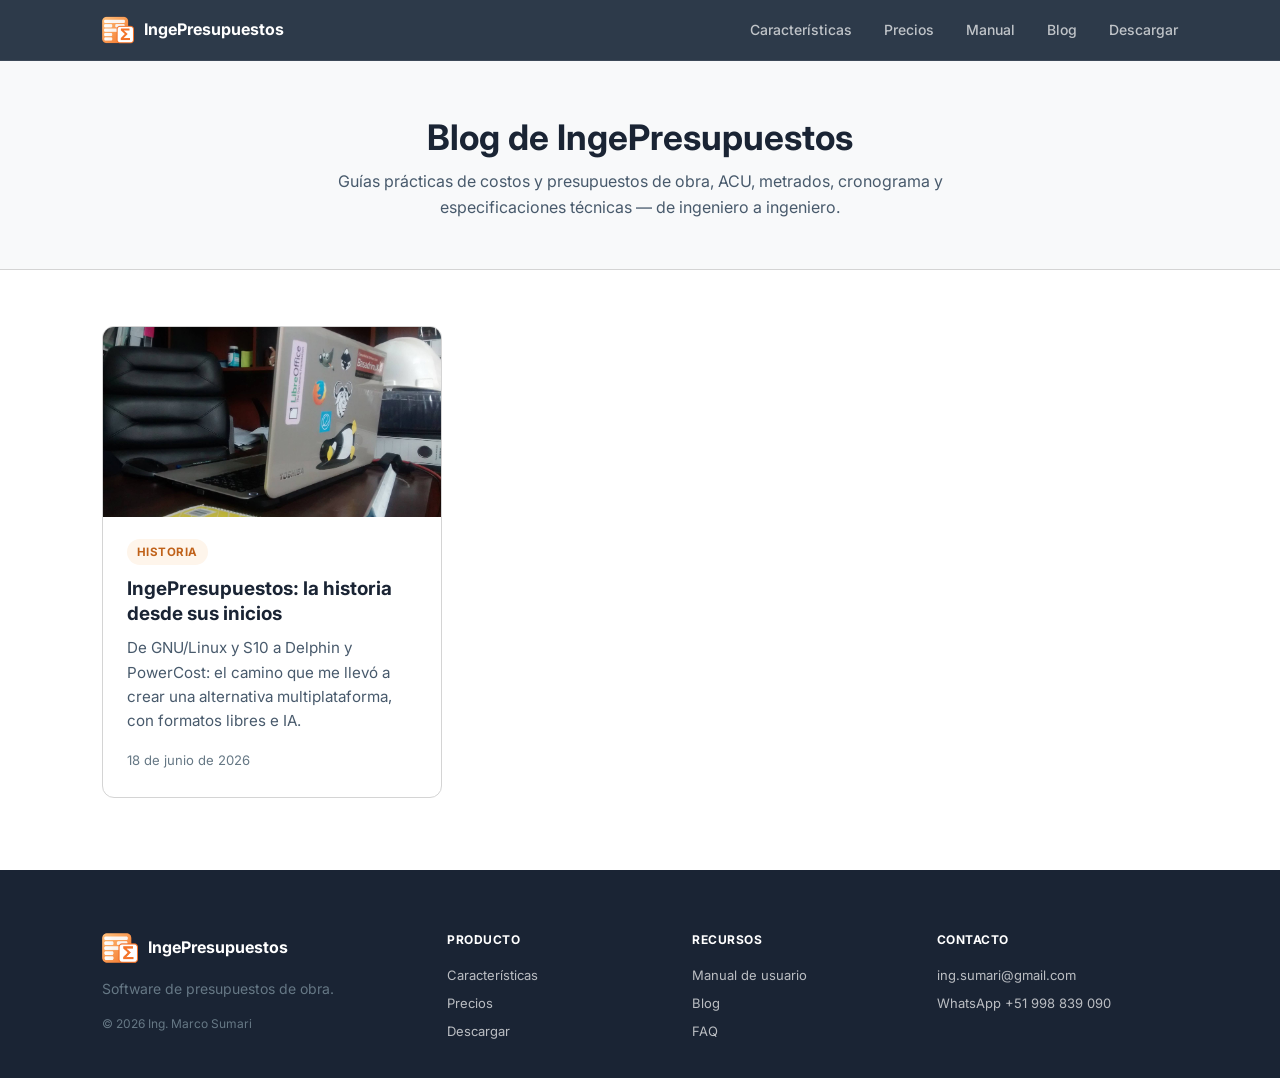
<file: blog/index.html>
<!DOCTYPE html>
<html lang="es">
<head>
  <meta charset="UTF-8">
  <meta name="viewport" content="width=device-width, initial-scale=1.0">
  <meta name="theme-color" content="#273445">

  <title>Blog · IngePresupuestos — Costos y presupuestos de obra</title>
  <meta name="description" content="Guías y consejos sobre presupuestos de obra, ACU, metrados, cronograma Gantt, especificaciones técnicas y costos en ingeniería civil. Por el equipo de IngePresupuestos.">
  <meta name="keywords" content="blog presupuestos de obra, costos de obra, ACU, metrados, cronograma Gantt, especificaciones técnicas, ingeniería civil Perú">
  <meta name="author" content="Ing. Marco Sumari">

  <link rel="canonical" href="https://ingepresupuestos.com/blog/">

  <meta property="og:site_name" content="IngePresupuestos">
  <meta property="og:title" content="Blog · IngePresupuestos — Costos y presupuestos de obra">
  <meta property="og:description" content="Guías y consejos sobre presupuestos de obra, ACU, metrados, cronograma y especificaciones técnicas en ingeniería civil.">
  <meta property="og:image" content="https://ingepresupuestos.com/images/og-banner.jpg">
  <meta property="og:image:width" content="1200">
  <meta property="og:image:height" content="630">
  <meta property="og:url" content="https://ingepresupuestos.com/blog/">
  <meta property="og:type" content="website">
  <meta property="og:locale" content="es_PE">

  <meta name="twitter:card" content="summary_large_image">
  <meta name="twitter:title" content="Blog · IngePresupuestos — Costos y presupuestos de obra">
  <meta name="twitter:description" content="Guías y consejos sobre presupuestos de obra, ACU, metrados, cronograma y especificaciones técnicas.">
  <meta name="twitter:image" content="https://ingepresupuestos.com/images/og-banner.jpg">

  <link rel="icon" href="/images/favicon.ico" sizes="any">
  <link rel="icon" href="/images/favicon-32.png" type="image/png" sizes="32x32">
  <link rel="apple-touch-icon" href="/images/apple-touch-icon.png" sizes="180x180">

  <link rel="preconnect" href="https://fonts.googleapis.com">
  <link rel="preconnect" href="https://fonts.gstatic.com" crossorigin>
  <link href="https://fonts.googleapis.com/css2?family=Inter:wght@400;500;600;700;800&display=swap" rel="stylesheet">

  <link rel="stylesheet" href="/style.css">
  <link rel="stylesheet" href="/blog/blog.css">

  <script type="application/ld+json">
  {
    "@context": "https://schema.org",
    "@type": "Blog",
    "name": "Blog de IngePresupuestos",
    "description": "Guías y consejos sobre presupuestos de obra, costos, ACU, metrados y cronograma en ingeniería civil.",
    "url": "https://ingepresupuestos.com/blog/",
    "publisher": {
      "@type": "Organization",
      "name": "IngePresupuestos",
      "logo": { "@type": "ImageObject", "url": "https://ingepresupuestos.com/images/logo.png" }
    }
  }
  </script>
</head>
<body>

  <!-- ============ HEADER ============ -->
  <header class="nav">
    <div class="container nav-inner">
      <a href="/" class="nav-brand">
        <img src="/images/logo.png" alt="IngePresupuestos" width="32" height="32">
        <span>IngePresupuestos</span>
      </a>
      <nav class="nav-links">
        <a href="/#features">Características</a>
        <a href="/#precios">Precios</a>
        <a href="https://docs.ingepresupuestos.com">Manual</a>
        <a href="/blog/">Blog</a>
        <a href="/#descargar">Descargar</a>
      </nav>
      <button class="nav-toggle" aria-label="Abrir menú" type="button">
        <span></span><span></span><span></span>
      </button>
    </div>
  </header>

  <!-- ============ CABECERA DEL BLOG ============ -->
  <section class="blog-head">
    <div class="container">
      <h1>Blog de IngePresupuestos</h1>
      <p>Guías prácticas de costos y presupuestos de obra, ACU, metrados, cronograma y especificaciones técnicas — de ingeniero a ingeniero.</p>
    </div>
  </section>

  <!-- ============ LISTADO DE ARTÍCULOS ============ -->
  <main class="container">
    <div class="post-grid">

      <!-- ──────────────────────────────────────────────────────────────
           CÓMO AGREGAR UN ARTÍCULO:
           1) Copia /blog/articulo-template.html → /blog/tu-slug.html
           2) Rellena los marcadores {{...}} de ese archivo.
           3) Copia el bloque <article class="post-card"> de abajo,
              pégalo aquí ARRIBA del todo (el más nuevo va primero) y
              actualiza enlace, imagen, título, resumen y fecha.
           4) Añade la URL del artículo a /sitemap.xml
           ────────────────────────────────────────────────────────────── -->

      <article class="post-card">
        <a href="/blog/que-es-ingepresupuestos.html">
          <img class="post-card-img" src="/images/blog/laptop-linux-2016.jpg"
               alt="Mi laptop con stickers de Linux en 2016" width="320" height="180" loading="lazy">
          <div class="post-card-body">
            <span class="tag">Historia</span>
            <h2>IngePresupuestos: la historia desde sus inicios</h2>
            <p>De GNU/Linux y S10 a Delphin y PowerCost: el camino que me llevó a crear una alternativa multiplataforma, con formatos libres e IA.</p>
            <span class="post-meta">18 de junio de 2026</span>
          </div>
        </a>
      </article>

    </div>
  </main>

  <!-- ============ FOOTER ============ -->
  <footer id="contacto" class="footer">
    <div class="container footer-grid">
      <div class="footer-col">
        <div class="footer-brand">
          <img src="/images/logo.png" alt="Logo de IngePresupuestos" width="36" height="36">
          <strong>IngePresupuestos</strong>
        </div>
        <p>Software de presupuestos de obra.</p>
        <p class="footer-copy">© 2026 Ing. Marco Sumari</p>
      </div>
      <div class="footer-col">
        <h4>Producto</h4>
        <ul>
          <li><a href="/#features">Características</a></li>
          <li><a href="/#precios">Precios</a></li>
          <li><a href="/#descargar">Descargar</a></li>
        </ul>
      </div>
      <div class="footer-col">
        <h4>Recursos</h4>
        <ul>
          <li><a href="https://docs.ingepresupuestos.com">Manual de usuario</a></li>
          <li><a href="/blog/">Blog</a></li>
          <li><a href="/#faq">FAQ</a></li>
        </ul>
      </div>
      <div class="footer-col">
        <h4>Contacto</h4>
        <ul>
          <li><a href="mailto:ing.sumari@gmail.com">ing.sumari@gmail.com</a></li>
          <li><a href="https://wa.me/51998839090" target="_blank" rel="noopener">WhatsApp +51 998 839 090</a></li>
        </ul>
      </div>
    </div>
  </footer>

  <script src="/blog/blog.js"></script>
</body>
</html>
</file>
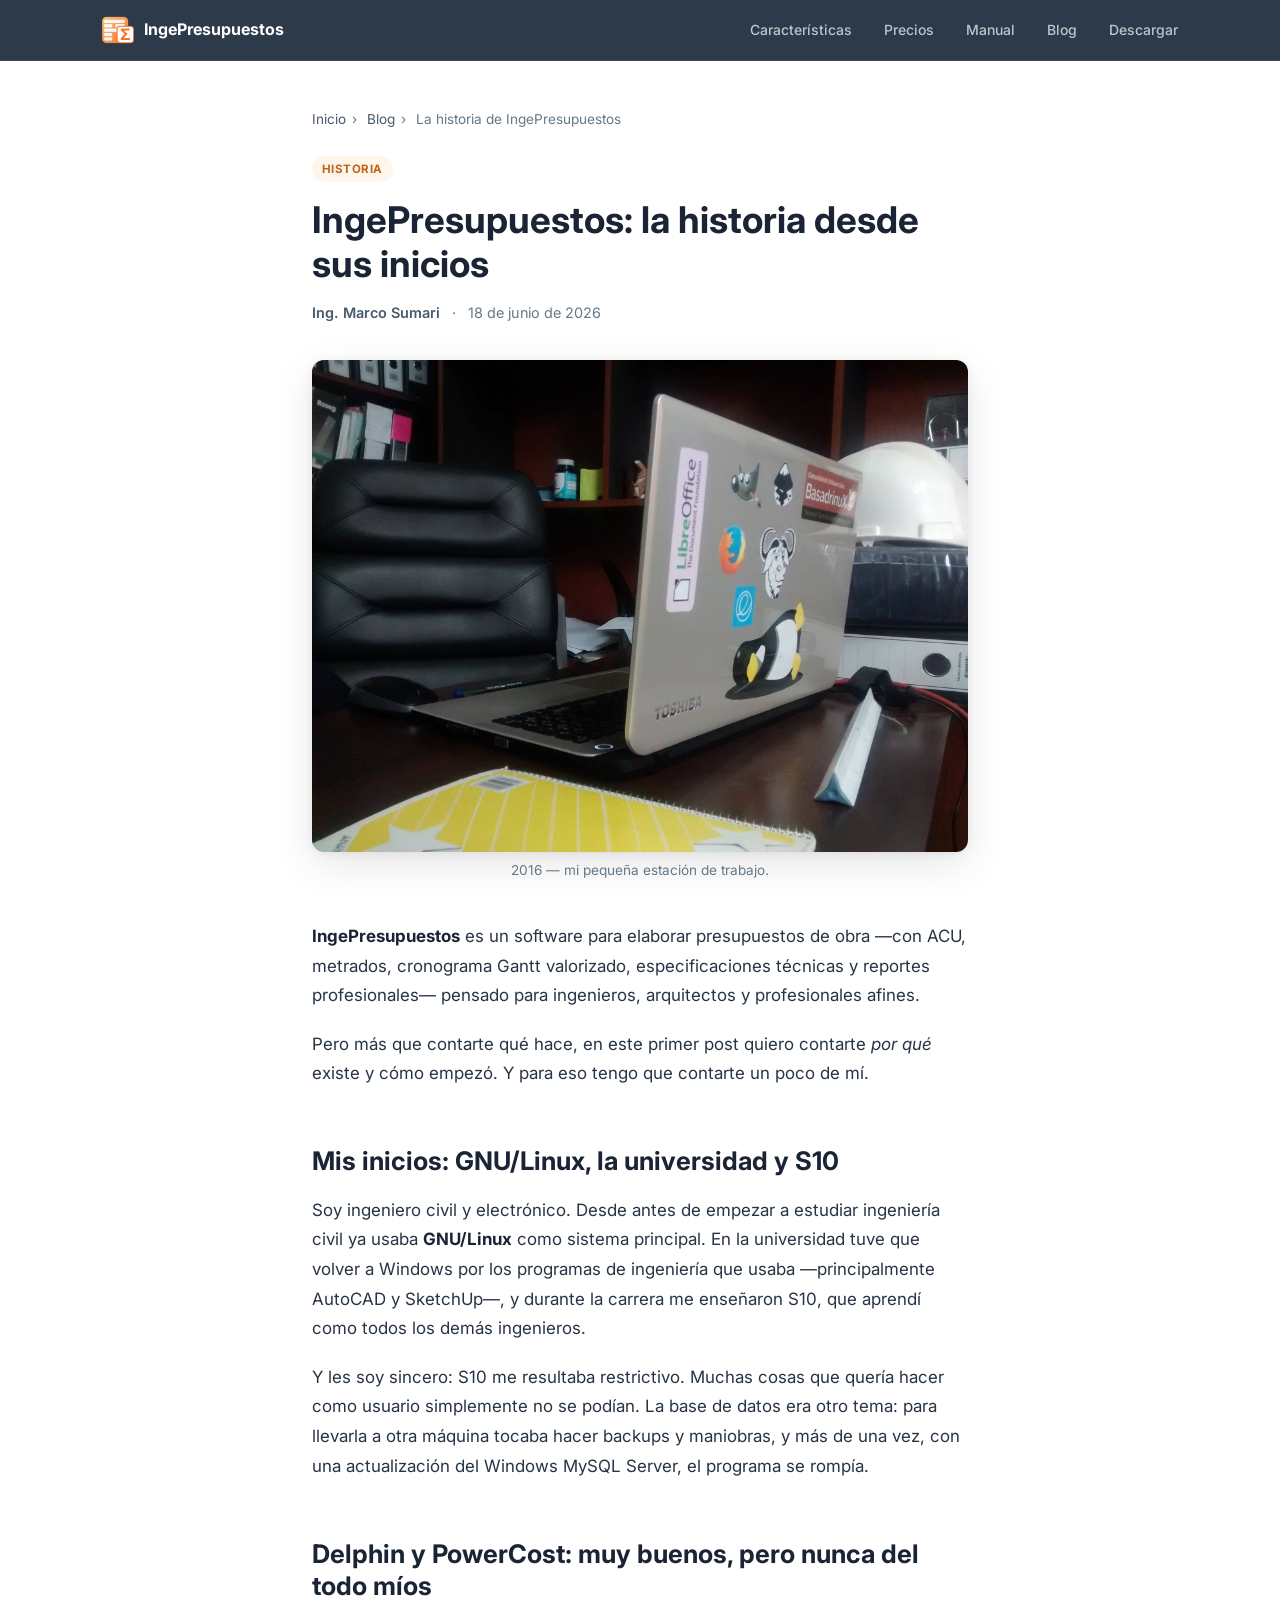
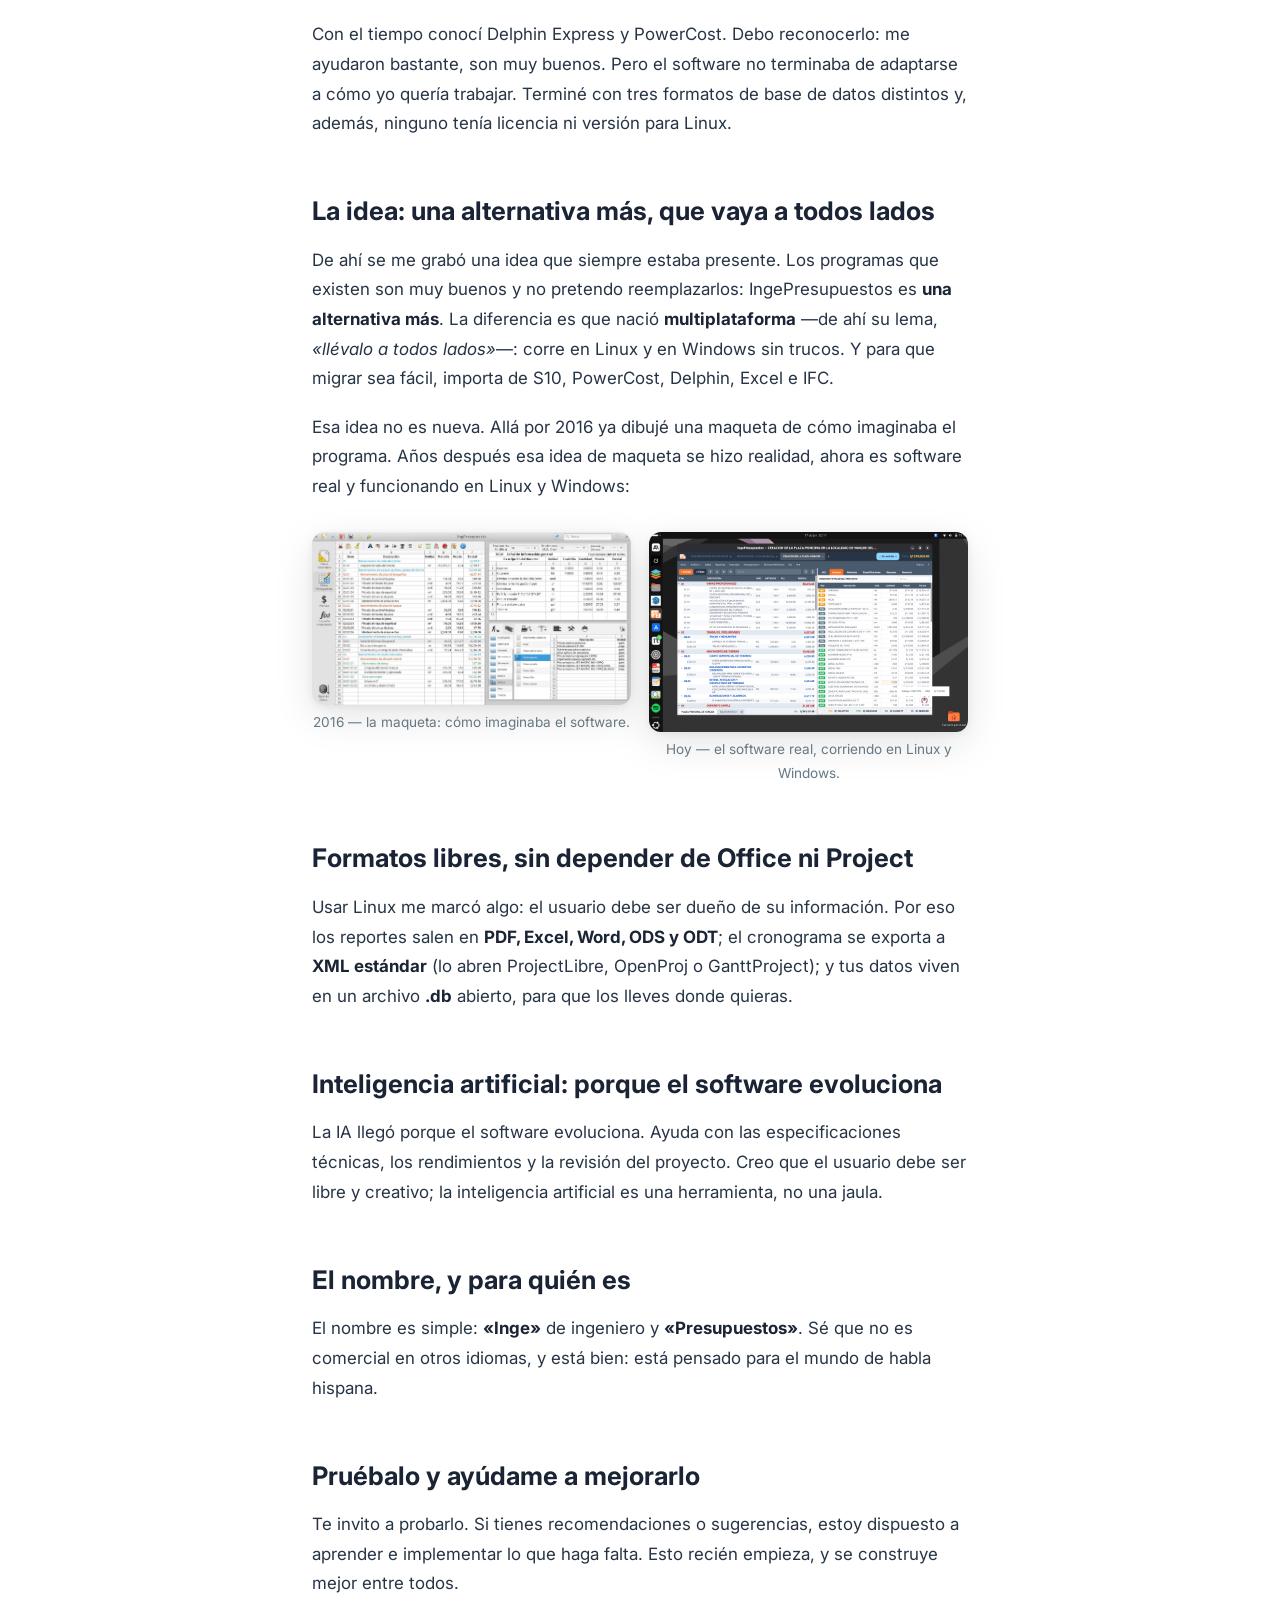
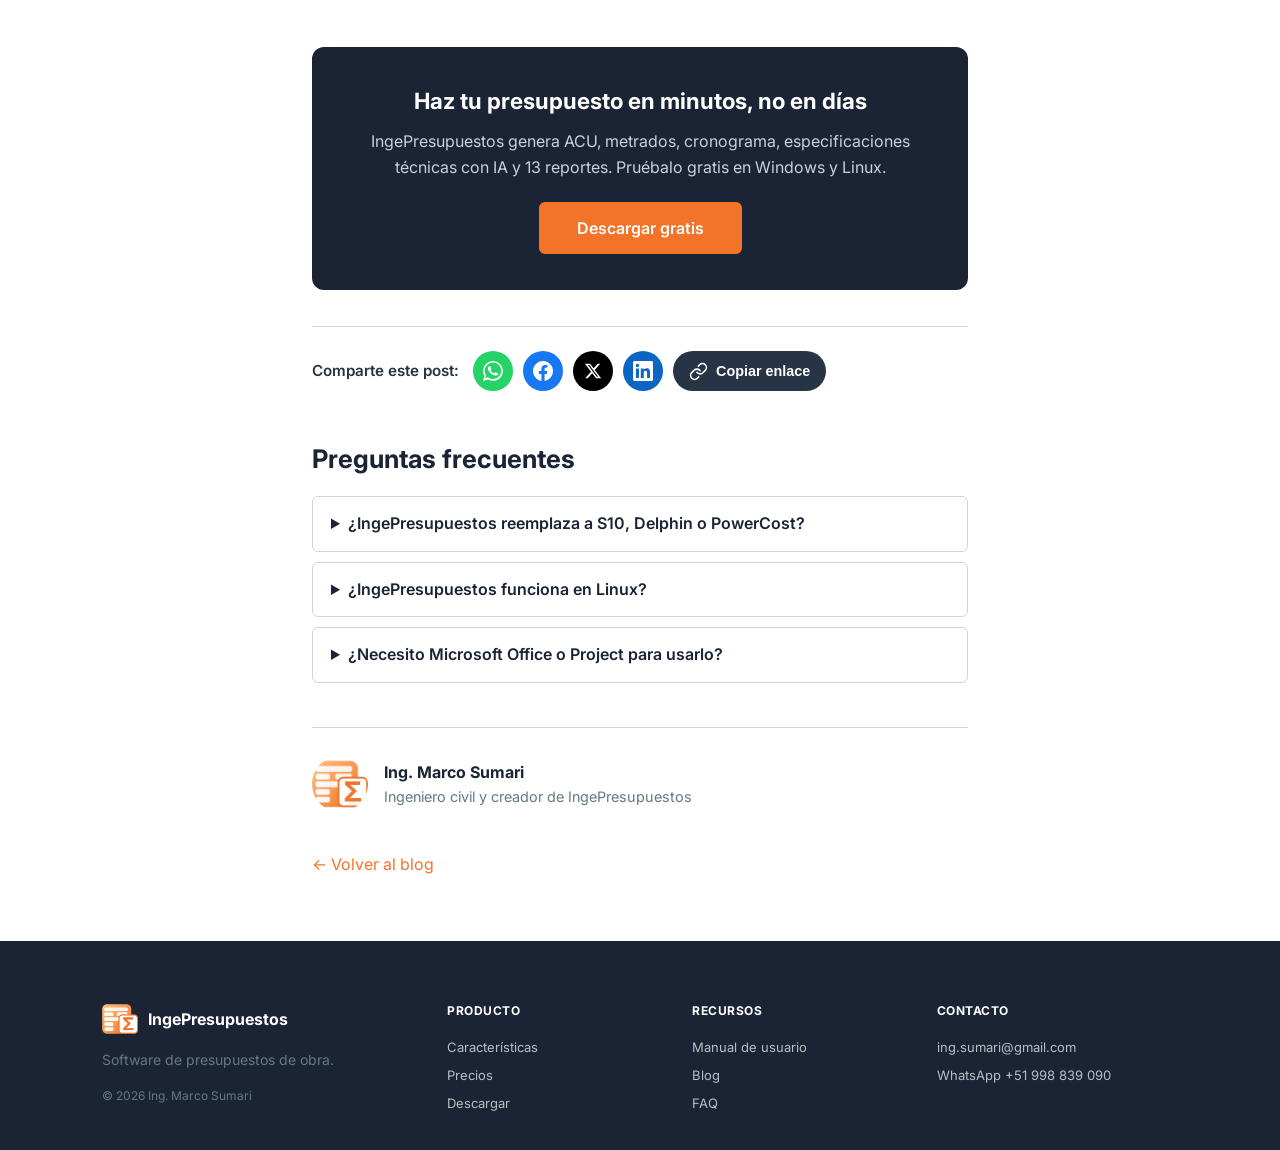
<file: blog/que-es-ingepresupuestos.html>
<!DOCTYPE html>
<html lang="es">
<head>
  <meta charset="UTF-8">
  <meta name="viewport" content="width=device-width, initial-scale=1.0">
  <meta name="theme-color" content="#273445">

  <title>IngePresupuestos: la historia desde sus inicios</title>
  <meta name="description" content="Conoce IngePresupuestos y por qué nació: de S10 y GNU/Linux a una alternativa de presupuestos de obra multiplataforma, con formatos libres e IA.">
  <meta name="author" content="Ing. Marco Sumari">

  <link rel="canonical" href="https://ingepresupuestos.com/blog/que-es-ingepresupuestos.html">

  <meta property="og:site_name" content="IngePresupuestos">
  <meta property="og:title" content="IngePresupuestos: la historia desde sus inicios">
  <meta property="og:description" content="Conoce IngePresupuestos y por qué nació: de S10 y GNU/Linux a una alternativa de presupuestos de obra multiplataforma, con formatos libres e IA.">
  <meta property="og:image" content="https://ingepresupuestos.com/images/blog/og-que-es-ingepresupuestos.jpg">
  <meta property="og:image:secure_url" content="https://ingepresupuestos.com/images/blog/og-que-es-ingepresupuestos.jpg">
  <meta property="og:image:type" content="image/jpeg">
  <meta property="og:image:width" content="1200">
  <meta property="og:image:height" content="630">
  <meta property="og:image:alt" content="Laptop con stickers de Linux junto a un casco de obra — la estación de trabajo donde nació IngePresupuestos en 2016">
  <meta property="og:url" content="https://ingepresupuestos.com/blog/que-es-ingepresupuestos.html">
  <meta property="og:type" content="article">
  <meta property="og:locale" content="es_PE">
  <meta property="article:published_time" content="2026-06-18">
  <meta property="article:author" content="Ing. Marco Sumari">

  <meta name="twitter:card" content="summary_large_image">
  <meta name="twitter:title" content="IngePresupuestos: la historia desde sus inicios">
  <meta name="twitter:description" content="Conoce IngePresupuestos y por qué nació: de S10 y GNU/Linux a una alternativa de presupuestos de obra multiplataforma, con formatos libres e IA.">
  <meta name="twitter:image" content="https://ingepresupuestos.com/images/blog/og-que-es-ingepresupuestos.jpg">
  <meta name="twitter:image:alt" content="Laptop con stickers de Linux junto a un casco de obra — la estación de trabajo donde nació IngePresupuestos en 2016">

  <link rel="icon" href="/images/favicon.ico" sizes="any">
  <link rel="icon" href="/images/favicon-32.png" type="image/png" sizes="32x32">
  <link rel="apple-touch-icon" href="/images/apple-touch-icon.png" sizes="180x180">

  <link rel="preconnect" href="https://fonts.googleapis.com">
  <link rel="preconnect" href="https://fonts.gstatic.com" crossorigin>
  <link href="https://fonts.googleapis.com/css2?family=Inter:wght@400;500;600;700;800&display=swap" rel="stylesheet">

  <link rel="stylesheet" href="/style.css">
  <link rel="stylesheet" href="/blog/blog.css?v=2">

  <script type="application/ld+json">
  {
    "@context": "https://schema.org",
    "@type": "Article",
    "headline": "IngePresupuestos: la historia desde sus inicios",
    "description": "Conoce IngePresupuestos y por qué nació: de S10 y GNU/Linux a una alternativa de presupuestos de obra multiplataforma, con formatos libres e IA.",
    "image": "https://ingepresupuestos.com/images/blog/laptop-linux-2016.jpg",
    "datePublished": "2026-06-18",
    "dateModified": "2026-06-18",
    "author": { "@type": "Person", "name": "Ing. Marco Sumari" },
    "publisher": {
      "@type": "Organization",
      "name": "IngePresupuestos",
      "logo": { "@type": "ImageObject", "url": "https://ingepresupuestos.com/images/logo.png" }
    },
    "mainEntityOfPage": { "@type": "WebPage", "@id": "https://ingepresupuestos.com/blog/que-es-ingepresupuestos.html" }
  }
  </script>

  <script type="application/ld+json">
  {
    "@context": "https://schema.org",
    "@type": "BreadcrumbList",
    "itemListElement": [
      { "@type": "ListItem", "position": 1, "name": "Inicio", "item": "https://ingepresupuestos.com/" },
      { "@type": "ListItem", "position": 2, "name": "Blog", "item": "https://ingepresupuestos.com/blog/" },
      { "@type": "ListItem", "position": 3, "name": "La historia de IngePresupuestos", "item": "https://ingepresupuestos.com/blog/que-es-ingepresupuestos.html" }
    ]
  }
  </script>

  <script type="application/ld+json">
  {
    "@context": "https://schema.org",
    "@type": "FAQPage",
    "mainEntity": [
      {
        "@type": "Question",
        "name": "¿IngePresupuestos reemplaza a S10, Delphin o PowerCost?",
        "acceptedAnswer": { "@type": "Answer", "text": "No busca reemplazarlos; es una alternativa más. De hecho importa tus presupuestos de S10 (.S2K), Delphin y PowerCost (.prs), además de Excel e IFC, para que migrar sea sencillo." }
      },
      {
        "@type": "Question",
        "name": "¿IngePresupuestos funciona en Linux?",
        "acceptedAnswer": { "@type": "Answer", "text": "Sí. Es multiplataforma: corre de forma nativa en Linux y en Windows, sin virtualizar ni depender de licencias atadas a un solo sistema operativo." }
      },
      {
        "@type": "Question",
        "name": "¿Necesito Microsoft Office o Project para usarlo?",
        "acceptedAnswer": { "@type": "Answer", "text": "No. Genera los reportes en PDF, Excel, Word, ODS y ODT por sí solo, y el cronograma se exporta a XML estándar que abre en programas gratuitos como ProjectLibre, OpenProj o GanttProject." }
      }
    ]
  }
  </script>
</head>
<body>

  <!-- ============ HEADER ============ -->
  <header class="nav">
    <div class="container nav-inner">
      <a href="/" class="nav-brand">
        <img src="/images/logo.png" alt="IngePresupuestos" width="32" height="32">
        <span>IngePresupuestos</span>
      </a>
      <nav class="nav-links">
        <a href="/#features">Características</a>
        <a href="/#precios">Precios</a>
        <a href="https://docs.ingepresupuestos.com">Manual</a>
        <a href="/blog/">Blog</a>
        <a href="/#descargar">Descargar</a>
      </nav>
      <button class="nav-toggle" aria-label="Abrir menú" type="button">
        <span></span><span></span><span></span>
      </button>
    </div>
  </header>

  <!-- ============ ARTÍCULO ============ -->
  <article class="article">
    <div class="container container-narrow">

      <nav class="breadcrumb" aria-label="Migas de pan">
        <a href="/">Inicio</a><span>›</span>
        <a href="/blog/">Blog</a><span>›</span>
        La historia de IngePresupuestos
      </nav>

      <header class="article-header">
        <span class="tag">Historia</span>
        <h1>IngePresupuestos: la historia desde sus inicios</h1>
        <div class="article-meta">
          <strong>Ing. Marco Sumari</strong>
          <span>·</span>
          <time datetime="2026-06-18">18 de junio de 2026</time>
        </div>
      </header>

      <figure class="article-cover-fig">
        <img class="article-cover" src="/images/blog/laptop-linux-2016.jpg" alt="Mi laptop Toshiba en 2016, cubierta de stickers de Linux, junto a un casco de obra" loading="eager">
        <figcaption>2016 — mi pequeña estación de trabajo.</figcaption>
      </figure>

      <div class="article-body">

        <p><strong>IngePresupuestos</strong> es un software para elaborar presupuestos de obra —con ACU, metrados, cronograma Gantt valorizado, especificaciones técnicas y reportes profesionales— pensado para ingenieros, arquitectos y profesionales afines.</p>
        <p>Pero más que contarte qué hace, en este primer post quiero contarte <em>por qué</em> existe y cómo empezó. Y para eso tengo que contarte un poco de mí.</p>

        <h2>Mis inicios: GNU/Linux, la universidad y S10</h2>
        <p>Soy ingeniero civil y electrónico. Desde antes de empezar a estudiar ingeniería civil ya usaba <strong>GNU/Linux</strong> como sistema principal. En la universidad tuve que volver a Windows por los programas de ingeniería que usaba —principalmente AutoCAD y SketchUp—, y durante la carrera me enseñaron S10, que aprendí como todos los demás ingenieros.</p>
        <p>Y les soy sincero: S10 me resultaba restrictivo. Muchas cosas que quería hacer como usuario simplemente no se podían. La base de datos era otro tema: para llevarla a otra máquina tocaba hacer backups y maniobras, y más de una vez, con una actualización del Windows MySQL Server, el programa se rompía.</p>

        <h2>Delphin y PowerCost: muy buenos, pero nunca del todo míos</h2>
        <p>Con el tiempo conocí Delphin Express y PowerCost. Debo reconocerlo: me ayudaron bastante, son muy buenos. Pero el software no terminaba de adaptarse a cómo yo quería trabajar. Terminé con tres formatos de base de datos distintos y, además, ninguno tenía licencia ni versión para Linux.</p>

        <h2>La idea: una alternativa más, que vaya a todos lados</h2>
        <p>De ahí se me grabó una idea que siempre estaba presente. Los programas que existen son muy buenos y no pretendo reemplazarlos: IngePresupuestos es <strong>una alternativa más</strong>. La diferencia es que nació <strong>multiplataforma</strong> —de ahí su lema, <em>«llévalo a todos lados»</em>—: corre en Linux y en Windows sin trucos. Y para que migrar sea fácil, importa de S10, PowerCost, Delphin, Excel e IFC.</p>

        <p>Esa idea no es nueva. Allá por 2016 ya dibujé una maqueta de cómo imaginaba el programa. Años después esa idea de maqueta se hizo realidad, ahora es software real y funcionando en Linux y Windows:</p>

        <figure class="figure-compare">
          <div>
            <img class="zoomable" src="/images/blog/maqueta-2016.jpg" alt="Maqueta de IngePresupuestos dibujada en 2016" loading="lazy">
            <figcaption>2016 — la maqueta: cómo imaginaba el software.</figcaption>
          </div>
          <div>
            <img class="zoomable" src="/images/blog/ingepresupuestos-2026.png" alt="IngePresupuestos real funcionando en Linux" loading="lazy">
            <figcaption>Hoy — el software real, corriendo en Linux y Windows.</figcaption>
          </div>
        </figure>

        <h2>Formatos libres, sin depender de Office ni Project</h2>
        <p>Usar Linux me marcó algo: el usuario debe ser dueño de su información. Por eso los reportes salen en <strong>PDF, Excel, Word, ODS y ODT</strong>; el cronograma se exporta a <strong>XML estándar</strong> (lo abren ProjectLibre, OpenProj o GanttProject); y tus datos viven en un archivo <strong>.db</strong> abierto, para que los lleves donde quieras.</p>

        <h2>Inteligencia artificial: porque el software evoluciona</h2>
        <p>La IA llegó porque el software evoluciona. Ayuda con las especificaciones técnicas, los rendimientos y la revisión del proyecto. Creo que el usuario debe ser libre y creativo; la inteligencia artificial es una herramienta, no una jaula.</p>

        <h2>El nombre, y para quién es</h2>
        <p>El nombre es simple: <strong>«Inge»</strong> de ingeniero y <strong>«Presupuestos»</strong>. Sé que no es comercial en otros idiomas, y está bien: está pensado para el mundo de habla hispana.</p>

        <h2>Pruébalo y ayúdame a mejorarlo</h2>
        <p>Te invito a probarlo. Si tienes recomendaciones o sugerencias, estoy dispuesto a aprender e implementar lo que haga falta. Esto recién empieza, y se construye mejor entre todos.</p>

      </div>

      <!-- CTA -->
      <div class="article-cta">
        <h3>Haz tu presupuesto en minutos, no en días</h3>
        <p>IngePresupuestos genera ACU, metrados, cronograma, especificaciones técnicas con IA y 13 reportes. Pruébalo gratis en Windows y Linux.</p>
        <a href="/#descargar" class="btn btn-primary btn-lg">Descargar gratis</a>
      </div>

      <!-- Compartir -->
      <div class="share-bar" data-url="https://ingepresupuestos.com/blog/que-es-ingepresupuestos.html" data-title="IngePresupuestos: la historia desde sus inicios">
        <span class="share-label">Comparte este post:</span>
        <a class="share-btn share-wa" target="_blank" rel="noopener" aria-label="Compartir en WhatsApp"
           href="https://wa.me/?text=IngePresupuestos%3A%20la%20historia%20desde%20sus%20inicios%20https%3A%2F%2Fingepresupuestos.com%2Fblog%2Fque-es-ingepresupuestos.html">
          <svg viewBox="0 0 24 24" width="20" height="20" fill="currentColor" aria-hidden="true"><path d="M.057 24l1.687-6.163a11.867 11.867 0 0 1-1.587-5.946C.16 5.335 5.495 0 12.05 0a11.82 11.82 0 0 1 8.413 3.488 11.82 11.82 0 0 1 3.48 8.414c-.003 6.557-5.338 11.892-11.893 11.892a11.9 11.9 0 0 1-5.688-1.448L.057 24zM6.597 20.13c1.676.995 3.276 1.591 5.392 1.592 5.448 0 9.886-4.434 9.889-9.885.002-5.462-4.415-9.89-9.881-9.892-5.452 0-9.887 4.434-9.889 9.884a9.82 9.82 0 0 0 1.519 5.27l-.999 3.648 3.97-1.617zm11.387-5.464c-.074-.124-.272-.198-.57-.347-.297-.149-1.758-.868-2.031-.967-.272-.099-.47-.149-.669.149-.198.297-.768.967-.941 1.165-.173.198-.347.223-.644.074-.297-.149-1.255-.462-2.39-1.475-.883-.788-1.48-1.761-1.653-2.059-.173-.297-.018-.458.13-.606.134-.133.297-.347.446-.521.151-.172.2-.296.3-.495.099-.198.05-.372-.025-.521-.075-.148-.669-1.611-.916-2.206-.242-.579-.487-.501-.669-.51l-.57-.01c-.198 0-.52.074-.792.372s-1.04 1.016-1.04 2.479 1.065 2.876 1.213 3.074c.149.198 2.095 3.2 5.076 4.487.71.306 1.263.489 1.694.626.712.226 1.36.194 1.872.118.571-.085 1.758-.719 2.006-1.413.248-.695.248-1.29.173-1.414z"/></svg>
        </a>
        <a class="share-btn share-fb" target="_blank" rel="noopener" aria-label="Compartir en Facebook"
           href="https://www.facebook.com/sharer/sharer.php?u=https%3A%2F%2Fingepresupuestos.com%2Fblog%2Fque-es-ingepresupuestos.html">
          <svg viewBox="0 0 24 24" width="20" height="20" fill="currentColor" aria-hidden="true"><path d="M24 12.073c0-6.627-5.373-12-12-12s-12 5.373-12 12c0 5.99 4.388 10.954 10.125 11.854v-8.385H7.078v-3.47h3.047V9.43c0-3.007 1.792-4.669 4.533-4.669 1.312 0 2.686.235 2.686.235v2.953H15.83c-1.491 0-1.956.925-1.956 1.874v2.25h3.328l-.532 3.47h-2.796v8.385C19.612 23.027 24 18.062 24 12.073z"/></svg>
        </a>
        <a class="share-btn share-x" target="_blank" rel="noopener" aria-label="Compartir en X (Twitter)"
           href="https://twitter.com/intent/tweet?text=IngePresupuestos%3A%20la%20historia%20desde%20sus%20inicios&url=https%3A%2F%2Fingepresupuestos.com%2Fblog%2Fque-es-ingepresupuestos.html">
          <svg viewBox="0 0 24 24" width="18" height="18" fill="currentColor" aria-hidden="true"><path d="M18.244 2.25h3.308l-7.227 8.26 8.502 11.24H16.17l-5.214-6.817L4.99 21.75H1.68l7.73-8.835L1.254 2.25H8.08l4.713 6.231zm-1.161 17.52h1.833L7.084 4.126H5.117z"/></svg>
        </a>
        <a class="share-btn share-in" target="_blank" rel="noopener" aria-label="Compartir en LinkedIn"
           href="https://www.linkedin.com/sharing/share-offsite/?url=https%3A%2F%2Fingepresupuestos.com%2Fblog%2Fque-es-ingepresupuestos.html">
          <svg viewBox="0 0 24 24" width="20" height="20" fill="currentColor" aria-hidden="true"><path d="M20.447 20.452h-3.554v-5.569c0-1.328-.027-3.037-1.852-3.037-1.853 0-2.136 1.445-2.136 2.939v5.667H9.351V9h3.414v1.561h.046c.477-.9 1.637-1.85 3.37-1.85 3.601 0 4.267 2.37 4.267 5.455v6.286zM5.337 7.433a2.062 2.062 0 0 1-2.063-2.065 2.064 2.064 0 1 1 2.063 2.065zm1.782 13.019H3.555V9h3.564v11.452zM22.225 0H1.771C.792 0 0 .774 0 1.729v20.542C0 23.227.792 24 1.771 24h20.451C23.2 24 24 23.227 24 22.271V1.729C24 .774 23.2 0 22.222 0h.003z"/></svg>
        </a>
        <button class="share-btn share-copy" type="button" aria-label="Copiar enlace">
          <svg viewBox="0 0 24 24" width="19" height="19" fill="none" stroke="currentColor" stroke-width="2" stroke-linecap="round" stroke-linejoin="round" aria-hidden="true"><path d="M10 13a5 5 0 0 0 7.54.54l3-3a5 5 0 0 0-7.07-7.07l-1.72 1.71"/><path d="M14 11a5 5 0 0 0-7.54-.54l-3 3a5 5 0 0 0 7.07 7.07l1.71-1.71"/></svg>
          <span class="share-copy-txt">Copiar enlace</span>
        </button>
      </div>

      <!-- FAQ -->
      <section class="article-faq">
        <h2>Preguntas frecuentes</h2>
        <details>
          <summary>¿IngePresupuestos reemplaza a S10, Delphin o PowerCost?</summary>
          <p>No busca reemplazarlos; es una alternativa más. De hecho importa tus presupuestos de S10 (.S2K), Delphin y PowerCost (.prs), además de Excel e IFC, para que migrar sea sencillo.</p>
        </details>
        <details>
          <summary>¿IngePresupuestos funciona en Linux?</summary>
          <p>Sí. Es multiplataforma: corre de forma nativa en Linux y en Windows, sin virtualizar ni depender de licencias atadas a un solo sistema operativo.</p>
        </details>
        <details>
          <summary>¿Necesito Microsoft Office o Project para usarlo?</summary>
          <p>No. Genera los reportes en PDF, Excel, Word, ODS y ODT por sí solo, y el cronograma se exporta a XML estándar que abre en programas gratuitos como ProjectLibre, OpenProj o GanttProject.</p>
        </details>
      </section>

      <!-- Autor -->
      <div class="author-box">
        <img src="/images/logo.png" alt="Ing. Marco Sumari">
        <div>
          <div class="author-name">Ing. Marco Sumari</div>
          <div class="author-role">Ingeniero civil y creador de IngePresupuestos</div>
        </div>
      </div>

      <p class="article-back"><a href="/blog/">← Volver al blog</a></p>

    </div>
  </article>

  <!-- ============ FOOTER ============ -->
  <footer id="contacto" class="footer">
    <div class="container footer-grid">
      <div class="footer-col">
        <div class="footer-brand">
          <img src="/images/logo.png" alt="Logo de IngePresupuestos" width="36" height="36">
          <strong>IngePresupuestos</strong>
        </div>
        <p>Software de presupuestos de obra.</p>
        <p class="footer-copy">© 2026 Ing. Marco Sumari</p>
      </div>
      <div class="footer-col">
        <h4>Producto</h4>
        <ul>
          <li><a href="/#features">Características</a></li>
          <li><a href="/#precios">Precios</a></li>
          <li><a href="/#descargar">Descargar</a></li>
        </ul>
      </div>
      <div class="footer-col">
        <h4>Recursos</h4>
        <ul>
          <li><a href="https://docs.ingepresupuestos.com">Manual de usuario</a></li>
          <li><a href="/blog/">Blog</a></li>
          <li><a href="/#faq">FAQ</a></li>
        </ul>
      </div>
      <div class="footer-col">
        <h4>Contacto</h4>
        <ul>
          <li><a href="mailto:ing.sumari@gmail.com">ing.sumari@gmail.com</a></li>
          <li><a href="https://wa.me/51998839090" target="_blank" rel="noopener">WhatsApp +51 998 839 090</a></li>
        </ul>
      </div>
    </div>
  </footer>

  <script src="/blog/blog.js?v=2"></script>
</body>
</html>
</file>
<file: style.css>
/* ─────────────────────────────────────────────────────────────────────────
   IngePresupuestos — Landing
   Inspirado en elementary.io: screenshot a un lado, texto al otro,
   alternando izquierda/derecha, mucho aire.
   ──────────────────────────────────────────────────────────────────────── */

:root {
  --orange:      #F37329;
  --orange-dk:   #C0621A;
  --orange-soft: #FEF5EB;
  --slate-900:   #1A2434;
  --slate-700:   #273445;
  --slate-500:   #485A6C;
  --slate-300:   #667885;
  --silver-100:  #F8F9FA;
  --silver-300:  #D4D4D4;
  --purple:      #7A36B1;
  --purple-dk:   #5B2387;
  --purple-soft: #F3ECF9;
  --banana-soft: #FDF8E8;
  --banana:      #F9C440;
  --white:       #FFFFFF;
  --radius:      12px;
  --radius-sm:   6px;
  --shadow:      0 2px 8px rgba(0,0,0,0.06);
  --shadow-img:  0 12px 40px rgba(0,0,0,0.10), 0 2px 8px rgba(0,0,0,0.06);
}

*, *::before, *::after { box-sizing: border-box; }
* { margin: 0; padding: 0; }
html { scroll-behavior: smooth; }

body {
  font-family: 'Inter', system-ui, -apple-system, sans-serif;
  font-size: 16px;
  line-height: 1.6;
  color: var(--slate-700);
  background: var(--white);
  -webkit-font-smoothing: antialiased;
}

img { max-width: 100%; height: auto; display: block; }
a { color: var(--orange); text-decoration: none; }
a:hover { color: var(--orange-dk); }
ul { list-style: none; }
code {
  font-family: 'Fira Code', Consolas, monospace;
  font-size: 0.88em;
  background: var(--silver-100);
  padding: 2px 6px;
  border-radius: 4px;
}

.container {
  max-width: 1140px;
  margin: 0 auto;
  padding: 0 32px;
}
.container-narrow { max-width: 720px; }

/* ============ Buttons ============ */
.btn {
  display: inline-flex;
  align-items: center;
  gap: 8px;
  padding: 12px 24px;
  border-radius: var(--radius-sm);
  font: 600 15px/1 'Inter', sans-serif;
  cursor: pointer;
  border: 2px solid transparent;
  transition: all 0.15s;
  white-space: nowrap;
}
.btn-primary {
  background: var(--orange); color: var(--white); border-color: var(--orange);
}
.btn-primary:hover {
  background: var(--orange-dk); border-color: var(--orange-dk); color: var(--white);
  transform: translateY(-1px); box-shadow: var(--shadow);
}
.btn-ghost {
  background: transparent; color: var(--slate-700); border-color: var(--silver-300);
}
.btn-ghost:hover {
  background: var(--orange-soft); border-color: var(--orange); color: var(--orange-dk);
}
.btn-sm { padding: 8px 16px; font-size: 13px; }
.btn-lg { padding: 16px 36px; font-size: 16px; }

/* ============ Nav ============ */
.nav {
  position: sticky; top: 0; z-index: 100;
  background: rgba(39,52,69,0.97);
  backdrop-filter: blur(16px);
  border-bottom: 1px solid rgba(255,255,255,0.08);
}
.nav-inner {
  display: flex; align-items: center; justify-content: space-between; height: 60px;
}
.nav-brand {
  display: flex; align-items: center; gap: 10px;
  color: var(--white); font-weight: 700; font-size: 16px;
}
.nav-brand:hover { color: var(--white); }
.nav-links { display: flex; align-items: center; gap: 32px; }
.nav-links a { color: rgba(255,255,255,0.7); font-size: 14px; font-weight: 500; }
.nav-links a:not(.btn):hover { color: var(--white); }

.nav-toggle {
  display: none; flex-direction: column; gap: 5px;
  background: none; border: none; cursor: pointer; padding: 6px;
}
.nav-toggle span { display: block; width: 22px; height: 2px; background: var(--white); border-radius: 2px; }

@media (max-width: 760px) {
  .nav-links { display: none; }
  .nav-toggle { display: flex; }
  .nav-links.open {
    display: flex; flex-direction: column;
    position: absolute; top: 60px; left: 0; right: 0;
    background: var(--slate-700); padding: 20px 32px; gap: 14px;
  }
  .nav-links.open a { font-size: 16px; }
}

/* ============ Scroll reveal ============ */
.reveal {
  opacity: 0;
  transform: translateY(32px);
  transition: opacity 0.7s ease, transform 0.7s ease;
}
.reveal.visible {
  opacity: 1;
  transform: translateY(0);
}

/* ============ Hero ============ */
.hero {
  padding: 72px 0 0;
  text-align: center;
  background:
    radial-gradient(ellipse at 20% 0%, rgba(243, 115, 41, 0.07) 0%, transparent 50%),
    radial-gradient(ellipse at 80% 100%, rgba(122, 54, 177, 0.05) 0%, transparent 50%),
    var(--white);
  overflow: hidden;
}
.hero-center {
  max-width: 680px;
  margin: 0 auto 48px;
}
.hero-center h1 {
  font-size: clamp(30px, 5vw, 48px);
  line-height: 1.12;
  font-weight: 800;
  color: var(--slate-900);
  letter-spacing: -0.03em;
  margin-bottom: 18px;
  animation: hero-fade-up 0.8s ease both;
}
.hero-sub {
  font-size: clamp(16px, 2vw, 19px);
  color: var(--slate-500);
  line-height: 1.55;
  margin-bottom: 28px;
  animation: hero-fade-up 0.8s 0.15s ease both;
}
.hero-ctas {
  display: flex; align-items: center; justify-content: center; gap: 20px; flex-wrap: wrap;
  animation: hero-fade-up 0.8s 0.3s ease both;
}

@keyframes hero-fade-up {
  from { opacity: 0; transform: translateY(28px); }
  to   { opacity: 1; transform: translateY(0); }
}
.hero-version { font-size: 13px; color: var(--slate-300); }
#latest-version { font-weight: 600; color: var(--slate-500); }

/* Hero screenshot */
.hero-screenshot-wrap {
  max-width: 920px;
  margin: 0 auto;
  padding: 0 32px;
}
.hero-img {
  border-radius: var(--radius);
  border: 1px solid var(--silver-300);
  box-shadow: 0 20px 60px rgba(0, 0, 0, 0.18), 0 6px 16px rgba(0, 0, 0, 0.08);
  animation: hero-img-enter 1s 0.4s ease both;
}

@keyframes hero-img-enter {
  from {
    opacity: 0;
    transform: translateY(40px) scale(0.97);
  }
  to {
    opacity: 1;
    transform: translateY(0) scale(1);
  }
}

/* ============================================================
   FEATURE SECTIONS — alternating text LEFT / screenshot RIGHT
   ============================================================ */
.feat {
  padding: 100px 0;
}
.feat-alt {
  background: var(--silver-100);
}

.feat-row {
  display: flex;
  align-items: center;
  gap: 56px;
}

/* Normal: texto izquierda (40%), imagen derecha (60%) */
.feat-row .feat-text {
  flex: 0 0 38%;
  min-width: 0;
}
.feat-row .feat-img {
  flex: 1 1 0%;
  min-width: 0;
}

/* Reverse: imagen izquierda (60%), texto derecha (40%) */
.feat-reverse {
  flex-direction: row-reverse;
}

.feat-text h2 {
  font-size: clamp(24px, 3vw, 34px);
  line-height: 1.15;
  font-weight: 800;
  color: var(--slate-900);
  letter-spacing: -0.02em;
  margin-bottom: 18px;
  position: relative;
  display: inline-block;
}
.feat-text h2::after {
  content: '';
  display: block;
  width: 0;
  height: 3px;
  background: var(--orange);
  border-radius: 2px;
  margin-top: 12px;
  transition: width 0.6s ease;
}
.feat.visible .feat-text h2::after {
  width: 48px;
}
.feat-text p {
  font-size: 15.5px;
  color: var(--slate-500);
  line-height: 1.7;
  margin-bottom: 10px;
}
.feat-muted {
  font-size: 13.5px !important;
  color: var(--slate-300) !important;
}
.feat-list {
  margin-top: 14px;
}
.feat-list li {
  font-size: 14.5px;
  color: var(--slate-700);
  padding: 5px 0;
}
.feat-list li strong {
  color: var(--slate-900);
}

.feat-img {
  border-radius: var(--radius);
  overflow: hidden;
  box-shadow: var(--shadow-img);
  border: 1px solid var(--silver-300);
}

/* Mini-carousel (horizontal scroll-snap with prev/next buttons) */
.mini-carousel {
  position: relative;
}
.mini-track {
  display: flex;
  overflow-x: auto;
  scroll-snap-type: x mandatory;
  scroll-behavior: smooth;
  gap: 0;
  scrollbar-width: none;
  border-radius: var(--radius);
  box-shadow: var(--shadow-img);
  border: 1px solid var(--silver-300);
}
.mini-track::-webkit-scrollbar { display: none; }

.mini-slide {
  flex: 0 0 100%;
  scroll-snap-align: start;
  margin: 0;
}
.mini-slide img {
  display: block;
  width: 100%;
  height: auto;
}
.mini-slide figcaption {
  text-align: center;
  padding: 10px 0;
  font-size: 13px;
  font-weight: 600;
  color: var(--slate-500);
  background: var(--silver-100);
}

.mini-prev,
.mini-next {
  position: absolute;
  top: calc(50% - 16px);
  transform: translateY(-50%);
  width: 36px;
  height: 36px;
  border-radius: 50%;
  border: none;
  background: var(--white);
  color: var(--slate-900);
  font-size: 22px;
  line-height: 1;
  display: flex;
  align-items: center;
  justify-content: center;
  cursor: pointer;
  box-shadow: var(--shadow);
  z-index: 5;
  transition: background 0.15s, transform 0.15s;
  padding-bottom: 3px;
}
.mini-prev:hover,
.mini-next:hover {
  background: var(--orange);
  color: var(--white);
}
.mini-prev:active,
.mini-next:active {
  transform: translateY(-50%) scale(0.93);
}
.mini-prev { left: -18px; }
.mini-next { right: -18px; }

@media (max-width: 860px) {
  .mini-prev { left: 8px; }
  .mini-next { right: 8px; }
}

/* Imágenes ampliables + lightbox */
.zoomable {
  cursor: zoom-in;
}
.lightbox {
  position: fixed;
  inset: 0;
  z-index: 100;
  display: flex;
  align-items: center;
  justify-content: center;
  padding: 32px;
  background: rgba(15, 23, 32, 0.92);
  opacity: 0;
  visibility: hidden;
  transition: opacity 0.2s ease, visibility 0.2s ease;
  cursor: zoom-out;
}
.lightbox.open {
  opacity: 1;
  visibility: visible;
}
.lightbox img {
  max-width: 95vw;
  max-height: 92vh;
  width: auto;
  height: auto;
  border-radius: 8px;
  box-shadow: 0 24px 80px rgba(0, 0, 0, 0.5);
  cursor: default;
  transform: scale(0.97);
  transition: transform 0.2s ease;
}
.lightbox.open img {
  transform: scale(1);
}
.lightbox-close {
  position: absolute;
  top: 18px;
  right: 22px;
  width: 44px;
  height: 44px;
  border: none;
  border-radius: 50%;
  background: rgba(255, 255, 255, 0.12);
  color: var(--white);
  font-size: 28px;
  line-height: 1;
  cursor: pointer;
  display: flex;
  align-items: center;
  justify-content: center;
  transition: background 0.15s;
}
.lightbox-close:hover {
  background: rgba(255, 255, 255, 0.25);
}

/* Elabora tu presupuesto — full-width gallery carousel */
.elabora {
  background: var(--white);
}
.elabora-head {
  max-width: 720px;
  margin: 0 auto 44px;
  text-align: center;
}
.elabora-head h2 {
  font-size: clamp(24px, 3vw, 34px);
  line-height: 1.15;
  font-weight: 800;
  color: var(--slate-900);
  letter-spacing: -0.02em;
  margin-bottom: 16px;
}
.elabora-head p {
  font-size: 15.5px;
  color: var(--slate-500);
  line-height: 1.7;
}
.elabora-carousel .mini-slide figcaption {
  text-align: left;
  padding: 16px 22px;
  font-size: 13.5px;
  font-weight: 400;
  color: var(--slate-500);
  line-height: 1.55;
  background: var(--silver-100);
}
.elabora-carousel .mini-slide figcaption strong {
  display: block;
  font-size: 15px;
  font-weight: 700;
  color: var(--slate-900);
  margin-bottom: 3px;
}

/* Tuxia / IA section — purple theme */
.feat-tuxia {
  background: linear-gradient(135deg, var(--purple) 0%, var(--purple-dk) 100%);
}
.feat-tuxia .feat-text h2 {
  color: var(--white);
}
.feat-tuxia .feat-text p {
  color: rgba(255, 255, 255, 0.8);
}
.feat-tuxia .feat-muted-light {
  color: rgba(255, 255, 255, 0.5) !important;
  font-size: 13.5px !important;
}
.feat-tuxia .feat-img {
  border-color: rgba(255, 255, 255, 0.15);
}
.feat-tuxia .feat-text h2::after {
  background: rgba(255, 255, 255, 0.5);
}
.tuxia-icon {
  width: 56px;
  height: auto;
  margin-bottom: 16px;
  filter: drop-shadow(0 2px 8px rgba(0, 0, 0, 0.2));
}
.converter-icon {
  width: 64px;
  height: auto;
  margin-bottom: 14px;
  filter: drop-shadow(0 2px 6px rgba(0, 0, 0, 0.1));
}

/* Importadores section — green background */
.feat-import {
  background: var(--banana-soft);
}

@media (max-width: 860px) {
  .feat { padding: 64px 0; }
  .feat-row {
    flex-direction: column !important;
    gap: 36px;
  }
  .feat-row .feat-text { flex: none; width: 100%; }
  .feat-row .feat-img  { flex: none; width: 100%; }
}

/* ============ Impact (dark centered statement) ============ */
.impact {
  padding: 100px 32px;
  background: var(--slate-900);
  text-align: center;
}
.impact h2 {
  font-size: clamp(26px, 4vw, 42px);
  font-weight: 800;
  color: var(--white);
  line-height: 1.18;
  letter-spacing: -0.02em;
  margin-bottom: 20px;
  max-width: 640px;
  margin-left: auto; margin-right: auto;
}
.impact p {
  font-size: clamp(15px, 1.6vw, 17px);
  color: rgba(255,255,255,0.6);
  line-height: 1.7;
  max-width: 580px;
  margin: 0 auto;
}

/* ============ Download ============ */
.download-section {
  padding: 80px 0;
  background: linear-gradient(135deg, var(--orange), var(--orange-dk));
  text-align: center; color: var(--white);
}
.download-section h2 {
  font-size: clamp(26px, 4vw, 36px);
  font-weight: 800; color: var(--white); margin-bottom: 10px;
}
.download-sub { font-size: 16px; color: rgba(255,255,255,0.9); margin-bottom: 40px; }
.dl-row {
  display: flex; flex-direction: column; align-items: center; gap: 6px;
}
.dl-group { text-align: center; }
.dl-group-label {
  display: inline-block; font-size: 14px; font-weight: 700; color: rgba(255,255,255,0.95);
  letter-spacing: 0.02em; margin-bottom: 12px;
}
.dl-group-tag {
  font-size: 10px; font-weight: 600; background: rgba(255,255,255,0.2);
  padding: 2px 8px; border-radius: 20px; vertical-align: middle; text-transform: none;
}
.dl-group-cards { display: flex; gap: 10px; margin-bottom: 8px; justify-content: center; flex-wrap: wrap; align-items: flex-start; }
.dl-group-alt { font-size: 12px; color: rgba(255,255,255,0.7); }
.dl-group-alt a { color: var(--white); text-decoration: underline; text-underline-offset: 3px; }
.dl-item { display: flex; flex-direction: column; align-items: center; gap: 6px; }
.dl-portable { font-size: 12px; color: rgba(255,255,255,0.72); text-decoration: none; }
.dl-portable:hover { color: var(--white); text-decoration: underline; text-underline-offset: 3px; }
.dl-divider { height: 1px; width: 100%; max-width: 340px; background: rgba(255,255,255,0.18); margin: 22px auto 8px; }
.dl-card {
  background: var(--white); color: var(--slate-700);
  border-radius: var(--radius); text-align: center;
  transition: all 0.2s; box-shadow: var(--shadow);
}
.dl-card:hover { transform: translateY(-3px); box-shadow: var(--shadow-img); color: var(--slate-700); }
.dl-card svg { color: var(--slate-500); margin-bottom: 6px; }
.dl-card strong { display: block; font-size: 14px; color: var(--slate-900); margin-bottom: 1px; }
.dl-card span { font-size: 11px; color: var(--slate-300); }
.dl-card-compact { padding: 16px 28px; min-width: 120px; }

/* ============ Generic section ============ */
.section { padding: 90px 0; }
.bg-light { background: var(--silver-100); }
.section-head {
  text-align: center; max-width: 580px; margin: 0 auto 52px;
}
.section-head h2 {
  font-size: clamp(26px, 4vw, 36px);
  font-weight: 800; color: var(--slate-900); letter-spacing: -0.02em; margin-bottom: 12px;
}
.section-head p { font-size: 16px; color: var(--slate-500); }

/* ============ Pricing ============ */
.pricing-grid {
  display: grid; grid-template-columns: repeat(auto-fit, minmax(260px,1fr));
  gap: 20px; max-width: 920px; margin: 0 auto;
}
.pricing-card {
  background: var(--white); border: 1px solid var(--silver-300);
  border-radius: var(--radius); padding: 30px 26px; position: relative;
  transition: all 0.2s;
}
.pricing-card:hover { transform: translateY(-3px); box-shadow: var(--shadow-img); }
.pricing-pop { border-color: var(--orange); border-width: 2px; box-shadow: var(--shadow); }
.pricing-badge {
  position: absolute; top: -12px; right: 20px;
  background: var(--orange); color: var(--white);
  padding: 4px 14px; border-radius: 999px;
  font-size: 11px; font-weight: 700; letter-spacing: 0.4px; text-transform: uppercase;
}
.pricing-card h3 { font-size: 19px; font-weight: 700; color: var(--slate-900); margin-bottom: 12px; }
.price { margin-bottom: 22px; padding-bottom: 22px; border-bottom: 1px solid var(--silver-300); }
.price-big { font-size: 34px; font-weight: 800; color: var(--slate-900); }
.price-sub { display: block; font-size: 13px; color: var(--slate-300); margin-top: 2px; }
.pricing-card ul { margin-bottom: 24px; }
.pricing-card li { font-size: 14px; color: var(--slate-500); padding: 5px 0; }
.pricing-card .btn { width: 100%; justify-content: center; }
.pricing-note { text-align: center; margin-top: 24px; color: var(--slate-300); font-size: 13px; }

/* ============ Comparativa ============ */
.compare-wrap { max-width: 920px; margin: 0 auto; overflow-x: auto; }
.compare-table {
  width: 100%; border-collapse: collapse;
  background: var(--white); border: 1px solid var(--silver-300);
  border-radius: var(--radius); overflow: hidden;
  font-size: 14px;
}
.compare-table th, .compare-table td {
  padding: 13px 16px; text-align: center;
  border-bottom: 1px solid var(--silver-300);
}
.compare-table thead th {
  background: var(--slate-700); color: var(--white);
  font-size: 13px; font-weight: 600; letter-spacing: 0.2px;
}
.compare-table tbody th {
  text-align: left; font-weight: 600; color: var(--slate-700);
  white-space: nowrap;
}
.compare-table tbody tr:last-child th,
.compare-table tbody tr:last-child td { border-bottom: none; }
.compare-table td { color: var(--slate-500); }
.compare-table .compare-hero {
  background: var(--orange-soft); color: var(--slate-700); font-weight: 600;
}
.compare-table thead .compare-hero { background: var(--orange); color: var(--white); }
.compare-table .ck { color: var(--orange-dk); font-weight: 800; }
.compare-table .no { color: var(--slate-300); }
.compare-note {
  text-align: center; margin-top: 18px;
  color: var(--slate-300); font-size: 12px;
  max-width: 720px; margin-left: auto; margin-right: auto;
}
@media (max-width: 760px) {
  .compare-table { font-size: 13px; }
  .compare-table th, .compare-table td { padding: 10px 10px; }
  .compare-table tbody th { white-space: normal; min-width: 140px; }
}

/* ============ FAQ ============ */
.faq-list { display: grid; gap: 10px; }
.faq-item {
  background: var(--white); border: 1px solid var(--silver-300);
  border-radius: var(--radius-sm); transition: all 0.15s;
}
.faq-item[open] { border-color: var(--orange); box-shadow: var(--shadow); }
.faq-item summary {
  cursor: pointer; padding: 16px 48px 16px 20px;
  font-weight: 600; font-size: 15px; color: var(--slate-700);
  list-style: none; position: relative;
}
.faq-item summary::-webkit-details-marker { display: none; }
.faq-item summary::after {
  content: "+"; position: absolute; right: 20px; top: 50%; transform: translateY(-50%);
  font-size: 22px; font-weight: 300; color: var(--orange);
}
.faq-item[open] summary::after { content: "\2212"; }
.faq-item p { padding: 0 20px 18px; color: var(--slate-500); font-size: 14.5px; line-height: 1.65; }
.faq-item p strong { color: var(--slate-700); }

/* ============ Footer ============ */
.footer {
  background: var(--slate-900); color: rgba(255,255,255,0.7);
  padding: 60px 0 32px; font-size: 14px;
}
.footer-grid {
  display: grid; grid-template-columns: 1.5fr 1fr 1fr 1.2fr; gap: 44px;
}
@media (max-width: 760px) {
  .footer-grid { grid-template-columns: 1fr 1fr; gap: 28px 16px; }
  .dl-divider { display: none; }
  .dl-row { gap: 24px; }
}
.footer-brand { display: flex; align-items: center; gap: 10px; margin-bottom: 12px; }
.footer-brand strong { color: var(--white); font-size: 16px; }
.footer-col p { color: var(--slate-300); line-height: 1.6; margin-bottom: 8px; }
.footer-col h4 {
  color: var(--white); font-size: 12px; font-weight: 700;
  margin-bottom: 12px; letter-spacing: 0.5px; text-transform: uppercase;
}
.footer-col li { padding: 3px 0; }
.footer-col li a { color: rgba(255,255,255,0.7); font-size: 13px; }
.footer-col li a:hover { color: var(--orange); }
.footer-copy { font-size: 12px; color: var(--slate-300); margin-top: 14px; }

@media print {
  .nav, .hero-ctas, .download-section, .footer { display: none; }
}

/* ── Canales alternativos de instalación (Store / Winget) ── */
.dl-channels        { margin-top: 28px; text-align: center; }
.dl-channels-label  { display: block; font-size: 13px; letter-spacing: .05em;
                      text-transform: uppercase; color: var(--slate-300); margin-bottom: 12px; }
.dl-channels-row    { display: flex; gap: 14px; justify-content: center;
                      flex-wrap: wrap; align-items: center; }
.dl-winget          { display: flex; align-items: center; gap: 8px;
                      width: fit-content; margin: 4px auto 8px;
                      background: var(--slate-900);
                      border: 1px solid rgba(255,255,255,.12); border-radius: 10px;
                      padding: 9px 10px 9px 14px; }
.dl-winget code     { color: #e2e8f0; font-family: ui-monospace, Menlo, Consolas, monospace;
                      font-size: 14px; white-space: nowrap;
                      background: transparent; padding: 0; border-radius: 0; }
.dl-winget-copy     { background: var(--orange); color: #fff; border: 0; border-radius: 7px;
                      padding: 6px 12px; font-size: 13px; font-weight: 600; cursor: pointer; }
.dl-winget-copy:hover  { filter: brightness(1.06); }
.dl-winget-copy.copied { background: #27AE60; }
</file>
<file: blog/blog.css>
/* ─────────────────────────────────────────────────────────────────────────
   IngePresupuestos — Blog
   Hereda los tokens y el header/footer de ../style.css.
   Aquí solo van los estilos propios del listado y del artículo.
   ──────────────────────────────────────────────────────────────────────── */

/* ============ Cabecera del blog ============ */
.blog-head {
  background: var(--silver-100);
  border-bottom: 1px solid var(--silver-300);
  padding: 56px 0 48px;
  text-align: center;
}
.blog-head h1 {
  font-size: 2.2rem;
  line-height: 1.15;
  color: var(--slate-900);
  margin-bottom: 12px;
}
.blog-head p {
  color: var(--slate-500);
  max-width: 620px;
  margin: 0 auto;
}

/* Migas de pan */
.breadcrumb {
  font-size: 0.85rem;
  color: var(--slate-300);
  margin-bottom: 24px;
}
.breadcrumb a { color: var(--slate-500); }
.breadcrumb a:hover { color: var(--orange); }
.breadcrumb span { margin: 0 6px; }

/* ============ Listado de artículos ============ */
.post-grid {
  display: grid;
  grid-template-columns: repeat(auto-fill, minmax(320px, 1fr));
  gap: 28px;
  padding: 56px 0 72px;
}
.post-card {
  display: flex;
  flex-direction: column;
  background: var(--white);
  border: 1px solid var(--silver-300);
  border-radius: var(--radius);
  overflow: hidden;
  transition: transform 0.15s, box-shadow 0.15s;
}
.post-card:hover {
  transform: translateY(-3px);
  box-shadow: var(--shadow-img);
}
.post-card a { color: inherit; }
.post-card-img {
  aspect-ratio: 16 / 9;
  background: var(--silver-100);
  object-fit: cover;
  width: 100%;
}
.post-card-body { padding: 22px 24px 26px; display: flex; flex-direction: column; flex: 1; }
.post-card .tag {
  display: inline-block;
  align-self: flex-start;
  font-size: 0.72rem;
  font-weight: 700;
  text-transform: uppercase;
  letter-spacing: 0.04em;
  color: var(--orange-dk);
  background: var(--orange-soft);
  padding: 4px 10px;
  border-radius: 100px;
  margin-bottom: 12px;
}
.post-card h2 {
  font-size: 1.18rem;
  line-height: 1.3;
  color: var(--slate-900);
  margin-bottom: 10px;
}
.post-card:hover h2 { color: var(--orange-dk); }
.post-card p { color: var(--slate-500); font-size: 0.95rem; margin-bottom: 16px; }
.post-card .post-meta { margin-top: auto; font-size: 0.82rem; color: var(--slate-300); }

.blog-empty {
  text-align: center;
  color: var(--slate-300);
  padding: 40px 0;
}

/* ============ Artículo ============ */
.article {
  padding: 48px 0 64px;
}
.article-header { margin-bottom: 36px; }
.article-header .tag {
  display: inline-block;
  font-size: 0.72rem;
  font-weight: 700;
  text-transform: uppercase;
  letter-spacing: 0.04em;
  color: var(--orange-dk);
  background: var(--orange-soft);
  padding: 4px 10px;
  border-radius: 100px;
  margin-bottom: 16px;
}
.article-header h1 {
  font-size: 2.3rem;
  line-height: 1.18;
  color: var(--slate-900);
  margin-bottom: 16px;
}
.article-meta {
  display: flex;
  align-items: center;
  gap: 12px;
  font-size: 0.9rem;
  color: var(--slate-300);
}
.article-meta strong { color: var(--slate-500); font-weight: 600; }

.article-cover {
  width: 100%;
  border-radius: var(--radius);
  box-shadow: var(--shadow-img);
  margin: 8px 0 40px;
}
.article-cover-fig { margin: 8px 0 40px; }
.article-cover-fig .article-cover { margin: 0; }
.article-cover-fig figcaption {
  font-size: 0.85rem;
  color: var(--slate-300);
  text-align: center;
  margin-top: 0.6em;
}

/* Cuerpo del artículo: tipografía legible */
.article-body { font-size: 1.06rem; line-height: 1.75; color: var(--slate-700); }
.article-body > * + * { margin-top: 1.1em; }
.article-body h2 {
  font-size: 1.6rem;
  line-height: 1.25;
  color: var(--slate-900);
  margin-top: 2em;
  padding-top: 0.2em;
}
.article-body h3 {
  font-size: 1.25rem;
  color: var(--slate-900);
  margin-top: 1.6em;
}
.article-body ul, .article-body ol { padding-left: 1.4em; }
.article-body ul { list-style: disc; }
.article-body ol { list-style: decimal; }
.article-body li { margin-top: 0.4em; }
.article-body a { color: var(--orange); text-decoration: underline; }
.article-body a:hover { color: var(--orange-dk); }
.article-body strong { color: var(--slate-900); }
.article-body img {
  border-radius: var(--radius);
  box-shadow: var(--shadow-img);
  margin: 1.6em 0 0.6em;
}
.article-body figure { margin: 1.8em 0 0.6em; }
.article-body figure img { margin: 0; }
.article-body figcaption {
  font-size: 0.85rem;
  color: var(--slate-300);
  text-align: center;
  margin-top: 0.5em;
}
.figure-compare {
  display: grid;
  grid-template-columns: 1fr 1fr;
  gap: 18px;
}
.figure-compare > div { display: flex; flex-direction: column; }
.figure-compare img { width: 100%; height: auto; }
.figure-compare figcaption { margin-top: 0.5em; }
@media (max-width: 640px) {
  .figure-compare { grid-template-columns: 1fr; }
}

/* Lightbox / zoom de imágenes */
.lightbox {
  position: fixed;
  inset: 0;
  z-index: 1000;
  display: none;
  align-items: center;
  justify-content: center;
  flex-direction: column;
  gap: 14px;
  padding: 32px;
  background: rgba(15, 23, 32, 0.92);
  cursor: zoom-out;
}
.lightbox.open { display: flex; }
.lightbox img {
  max-width: 95vw;
  max-height: 85vh;
  width: auto;
  height: auto;
  border-radius: var(--radius-sm);
  box-shadow: 0 12px 48px rgba(0, 0, 0, 0.5);
  cursor: default;
}
.lightbox-cap {
  color: #e8edf2;
  font-size: 0.9rem;
  text-align: center;
  max-width: 720px;
}
.lightbox-close {
  position: absolute;
  top: 18px;
  right: 22px;
  width: 44px;
  height: 44px;
  font-size: 2rem;
  line-height: 1;
  color: #fff;
  background: rgba(255, 255, 255, 0.12);
  border: none;
  border-radius: 50%;
  cursor: pointer;
}
.lightbox-close:hover { background: rgba(255, 255, 255, 0.24); }

/* Barra de compartir */
.share-bar {
  display: flex;
  flex-wrap: wrap;
  align-items: center;
  gap: 10px;
  margin: 36px 0;
  padding-top: 24px;
  border-top: 1px solid var(--silver-300);
}
.share-label {
  font-size: 0.95rem;
  font-weight: 600;
  color: var(--slate-700);
  margin-right: 4px;
}
.share-btn {
  display: inline-flex;
  align-items: center;
  justify-content: center;
  gap: 8px;
  height: 40px;
  width: 40px;
  padding: 0;
  border: none;
  border-radius: 50%;
  color: #fff;
  cursor: pointer;
  transition: transform 0.12s ease, opacity 0.12s ease;
  text-decoration: none;
}
.share-btn:hover { transform: translateY(-2px); opacity: 0.92; }
.share-wa { background: #25D366; }
.share-fb { background: #1877F2; }
.share-x  { background: #000; }
.share-in { background: #0A66C2; }
.share-copy {
  width: auto;
  padding: 0 16px;
  border-radius: 999px;
  background: var(--slate-700);
  font-size: 0.9rem;
  font-weight: 600;
}
.share-copy.copiado { background: #25A55B; }
@media (max-width: 480px) {
  .share-label { width: 100%; margin-bottom: 4px; }
}
.article-body blockquote {
  border-left: 4px solid var(--orange);
  background: var(--orange-soft);
  padding: 14px 20px;
  border-radius: 0 var(--radius-sm) var(--radius-sm) 0;
  color: var(--slate-700);
  font-style: italic;
}
.article-body table {
  width: 100%;
  border-collapse: collapse;
  font-size: 0.95rem;
}
.article-body th, .article-body td {
  border: 1px solid var(--silver-300);
  padding: 8px 12px;
  text-align: left;
}
.article-body th { background: var(--silver-100); color: var(--slate-900); }

/* Caja CTA dentro/al final del artículo */
.article-cta {
  margin: 48px 0 8px;
  background: var(--slate-900);
  color: var(--white);
  border-radius: var(--radius);
  padding: 36px 40px;
  text-align: center;
}
.article-cta h3 { color: var(--white); font-size: 1.4rem; margin-bottom: 10px; }
.article-cta p { color: #C7D2DD; margin-bottom: 22px; max-width: 540px; margin-left: auto; margin-right: auto; }

/* Caja de autor */
.author-box {
  display: flex;
  align-items: center;
  gap: 16px;
  margin-top: 44px;
  padding-top: 28px;
  border-top: 1px solid var(--silver-300);
}
.author-box img { width: 56px; height: 56px; border-radius: 50%; }
.author-box .author-name { font-weight: 700; color: var(--slate-900); }
.author-box .author-role { font-size: 0.9rem; color: var(--slate-300); }

/* FAQ del artículo */
.article-faq { margin-top: 48px; }
.article-faq h2 { font-size: 1.6rem; color: var(--slate-900); margin-bottom: 16px; }
.article-faq details {
  border: 1px solid var(--silver-300);
  border-radius: var(--radius-sm);
  padding: 14px 18px;
  margin-top: 10px;
}
.article-faq summary {
  cursor: pointer;
  font-weight: 600;
  color: var(--slate-900);
}
.article-faq details[open] summary { margin-bottom: 8px; }
.article-faq p { color: var(--slate-500); }

.article-back { margin-top: 40px; }

@media (max-width: 640px) {
  .article-header h1 { font-size: 1.7rem; }
  .article-body h2 { font-size: 1.35rem; }
  .article-cta { padding: 28px 22px; }
  .blog-head h1 { font-size: 1.7rem; }
}
</file>
